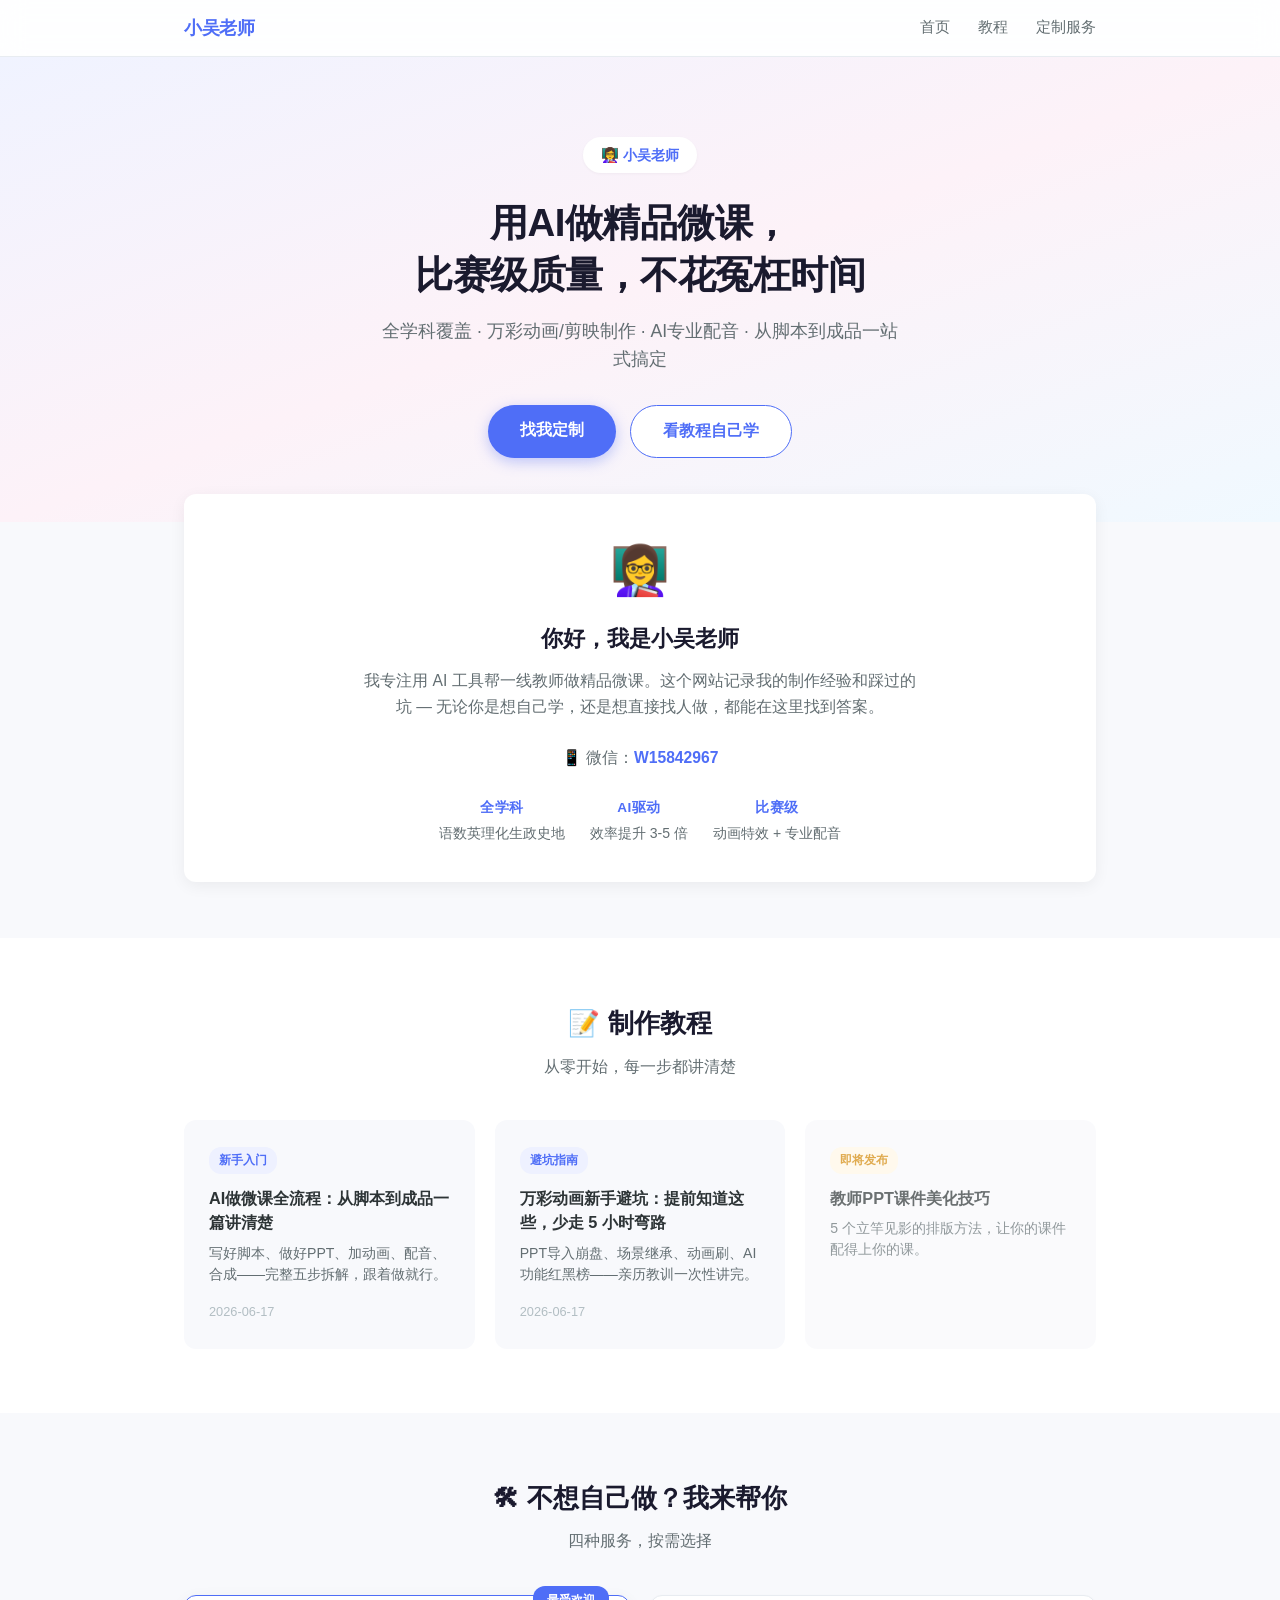
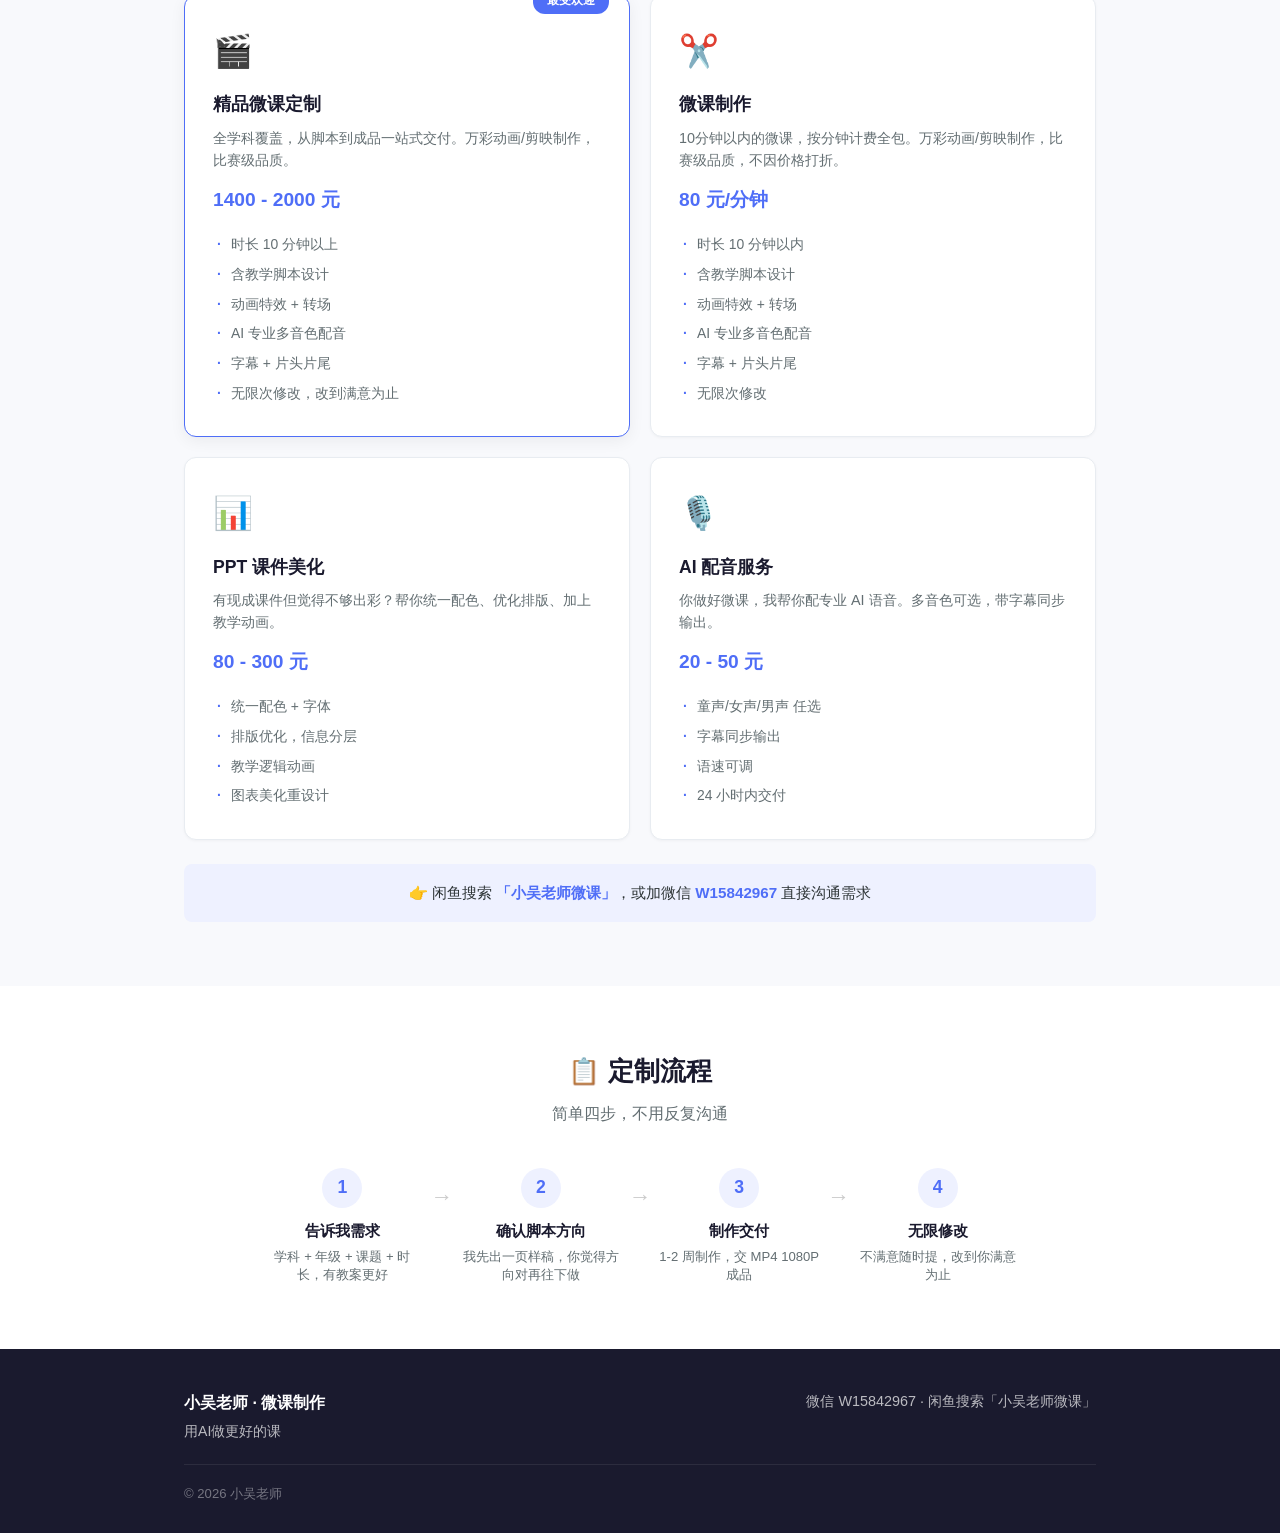
<file: index.html>
<!DOCTYPE html>
<html lang="zh-CN">
<head>
  <meta charset="UTF-8">
  <meta name="viewport" content="width=device-width, initial-scale=1.0">
  <title>小吴老师 · 微课制作 — AI精品微课教程与定制</title>
  <meta name="description" content="小吴老师专注AI微课制作：万彩动画、剪映、AI配音、PPT课件美化。提供精品微课定制服务，全学科覆盖。">
  <link rel="stylesheet" href="style.css">
</head>
<body>

  <!-- 导航 -->
  <nav>
    <div class="container nav-inner">
      <a href="index.html" class="logo">小吴老师</a>
      <div class="nav-links">
        <a href="index.html">首页</a>
        <a href="index.html#posts">教程</a>

        <a href="index.html#service">定制服务</a>
      </div>
    </div>
  </nav>

  <!-- 主视觉 -->
  <section class="hero">
    <div class="container">
      <div class="hero-badge">👩‍🏫 小吴老师</div>
      <h1>用AI做精品微课，<br>比赛级质量，不花冤枉时间</h1>
      <p class="hero-desc">全学科覆盖 · 万彩动画/剪映制作 · AI专业配音 · 从脚本到成品一站式搞定</p>
      <div class="hero-actions">
        <a href="#service" class="btn-primary">找我定制</a>
        <a href="#posts" class="btn-outline">看教程自己学</a>
      </div>
    </div>
  </section>

  <!-- 自我介绍 -->
  <section class="about">
    <div class="container">
      <div class="about-card">
        <div class="about-avatar">👩‍🏫</div>
        <h2>你好，我是小吴老师</h2>
        <p>我专注用 AI 工具帮一线教师做精品微课。这个网站记录我的制作经验和踩过的坑 — 无论你是想自己学，还是想直接找人做，都能在这里找到答案。</p>
        <p class="about-wechat">📱 微信：<strong>W15842967</strong></p>
        <div class="about-stats">
          <div class="stat"><strong>全学科</strong><span>语数英理化生政史地</span></div>
          <div class="stat"><strong>AI驱动</strong><span>效率提升 3-5 倍</span></div>
          <div class="stat"><strong>比赛级</strong><span>动画特效 + 专业配音</span></div>
        </div>
      </div>
    </div>
  </section>

  <!-- 教程文章 -->
  <section id="posts">
    <div class="container">
      <div class="section-header">
        <h2>📝 制作教程</h2>
        <p>从零开始，每一步都讲清楚</p>
      </div>
      <div class="post-grid">
        <a href="posts/01-ai-microcourse-guide.html" class="post-card">
          <div class="post-card-tag">新手入门</div>
          <h3>AI做微课全流程：从脚本到成品一篇讲清楚</h3>
          <p>写好脚本、做好PPT、加动画、配音、合成——完整五步拆解，跟着做就行。</p>
          <span class="post-card-date">2026-06-17</span>
        </a>
        <a href="posts/02-wancai-pitfalls.html" class="post-card">
          <div class="post-card-tag">避坑指南</div>
          <h3>万彩动画新手避坑：提前知道这些，少走 5 小时弯路</h3>
          <p>PPT导入崩盘、场景继承、动画刷、AI功能红黑榜——亲历教训一次性讲完。</p>
          <span class="post-card-date">2026-06-17</span>
        </a>
        <div class="post-card post-card-empty">
          <div class="post-card-tag tag-soon">即将发布</div>
          <h3>教师PPT课件美化技巧</h3>
          <p>5 个立竿见影的排版方法，让你的课件配得上你的课。</p>
        </div>
      </div>
    </div>
  </section>

  <!-- 服务 -->
  <section id="service">
    <div class="container">
      <div class="section-header">
        <h2>🛠 不想自己做？我来帮你</h2>
        <p>四种服务，按需选择</p>
      </div>
      <div class="service-grid">
        <div class="service-card service-card-featured">
          <div class="service-icon">🎬</div>
          <h3>精品微课定制</h3>
          <p class="service-desc">全学科覆盖，从脚本到成品一站式交付。万彩动画/剪映制作，比赛级品质。</p>
          <div class="service-price">1400 - 2000 元</div>
          <ul>
            <li>时长 10 分钟以上</li>
            <li>含教学脚本设计</li>
            <li>动画特效 + 转场</li>
            <li>AI 专业多音色配音</li>
            <li>字幕 + 片头片尾</li>
            <li>无限次修改，改到满意为止</li>
          </ul>
          <span class="service-badge">最受欢迎</span>
        </div>
        <div class="service-card">
          <div class="service-icon">✂️</div>
          <h3>微课制作</h3>
          <p class="service-desc">10分钟以内的微课，按分钟计费全包。万彩动画/剪映制作，比赛级品质，不因价格打折。</p>
          <div class="service-price">80 元/分钟</div>
          <ul>
            <li>时长 10 分钟以内</li>
            <li>含教学脚本设计</li>
            <li>动画特效 + 转场</li>
            <li>AI 专业多音色配音</li>
            <li>字幕 + 片头片尾</li>
            <li>无限次修改</li>
          </ul>
        </div>
        <div class="service-card">
          <div class="service-icon">📊</div>
          <h3>PPT 课件美化</h3>
          <p class="service-desc">有现成课件但觉得不够出彩？帮你统一配色、优化排版、加上教学动画。</p>
          <div class="service-price">80 - 300 元</div>
          <ul>
            <li>统一配色 + 字体</li>
            <li>排版优化，信息分层</li>
            <li>教学逻辑动画</li>
            <li>图表美化重设计</li>
          </ul>
        </div>
        <div class="service-card">
          <div class="service-icon">🎙️</div>
          <h3>AI 配音服务</h3>
          <p class="service-desc">你做好微课，我帮你配专业 AI 语音。多音色可选，带字幕同步输出。</p>
          <div class="service-price">20 - 50 元</div>
          <ul>
            <li>童声/女声/男声 任选</li>
            <li>字幕同步输出</li>
            <li>语速可调</li>
            <li>24 小时内交付</li>
          </ul>
        </div>
      </div>
      <div class="service-cta">
        <p>👉 闲鱼搜索 <strong>「小吴老师微课」</strong>，或加微信 <strong>W15842967</strong> 直接沟通需求</p>
      </div>
    </div>
  </section>

  <!-- 流程 -->
  <section class="process">
    <div class="container">
      <div class="section-header">
        <h2>📋 定制流程</h2>
        <p>简单四步，不用反复沟通</p>
      </div>
      <div class="process-steps">
        <div class="step">
          <div class="step-num">1</div>
          <h4>告诉我需求</h4>
          <p>学科 + 年级 + 课题 + 时长，有教案更好</p>
        </div>
        <div class="step-arrow">→</div>
        <div class="step">
          <div class="step-num">2</div>
          <h4>确认脚本方向</h4>
          <p>我先出一页样稿，你觉得方向对再往下做</p>
        </div>
        <div class="step-arrow">→</div>
        <div class="step">
          <div class="step-num">3</div>
          <h4>制作交付</h4>
          <p>1-2 周制作，交 MP4 1080P 成品</p>
        </div>
        <div class="step-arrow">→</div>
        <div class="step">
          <div class="step-num">4</div>
          <h4>无限修改</h4>
          <p>不满意随时提，改到你满意为止</p>
        </div>
      </div>
    </div>
  </section>

  <footer>
    <div class="container">
      <div class="footer-inner">
        <div class="footer-brand">
          <strong>小吴老师 · 微课制作</strong>
          <p>用AI做更好的课</p>
        </div>
        <div class="footer-links">
          <span>微信 W15842967 · 闲鱼搜索「小吴老师微课」</span>
        </div>
      </div>
      <p class="footer-copy">© 2026 小吴老师</p>
    </div>
  </footer>

</body>
</html>
</file>
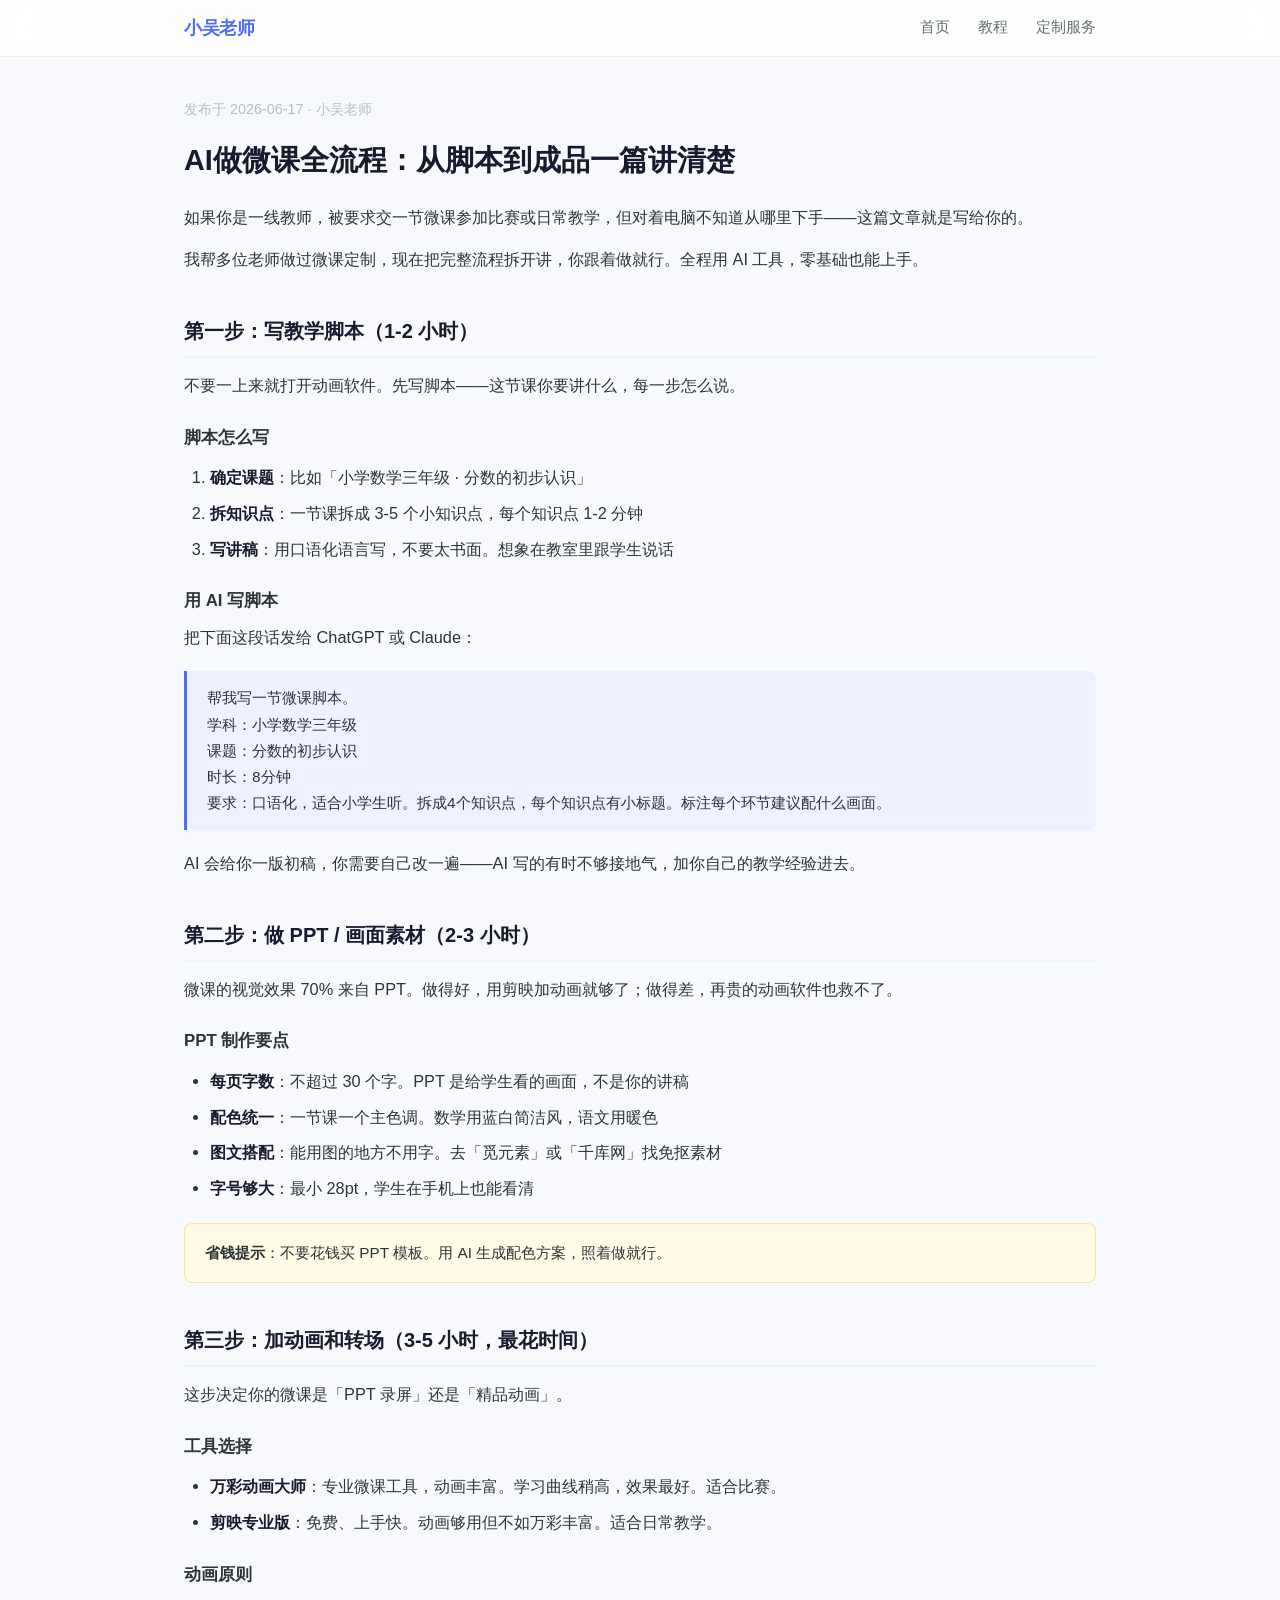
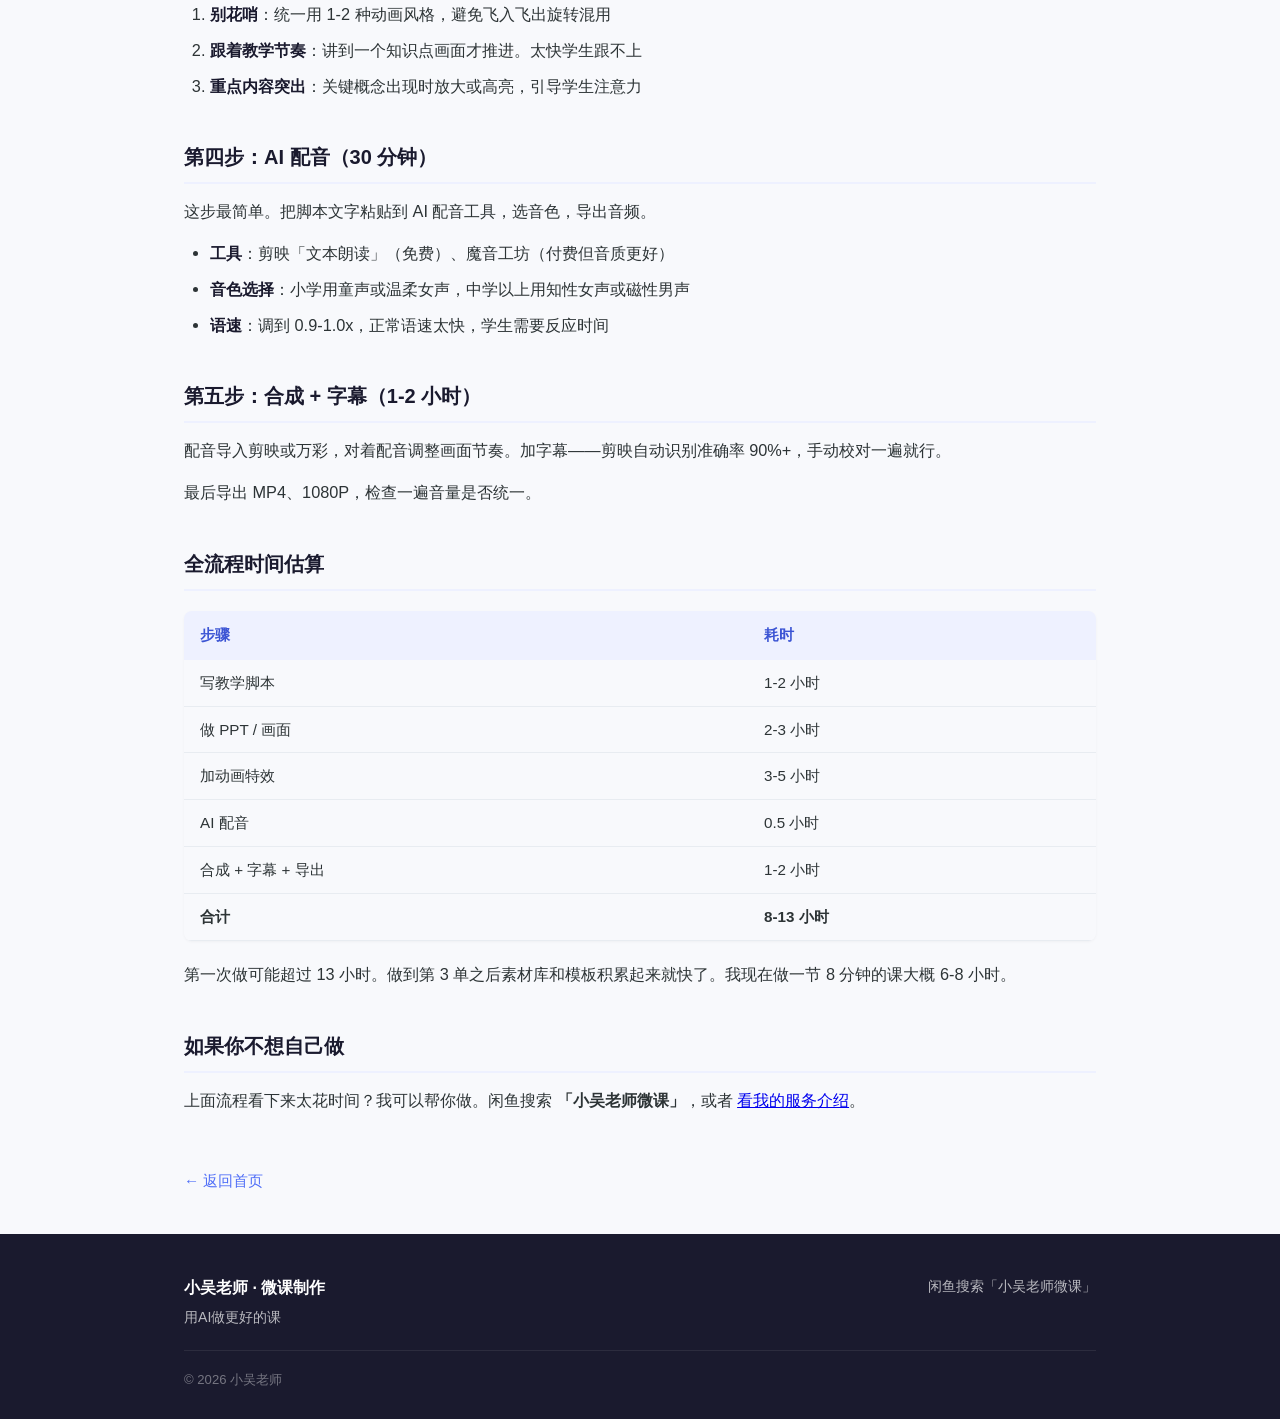
<file: posts/01-ai-microcourse-guide.html>
<!DOCTYPE html>
<html lang="zh-CN">
<head>
  <meta charset="UTF-8">
  <meta name="viewport" content="width=device-width, initial-scale=1.0">
  <title>AI做微课全流程：从脚本到成品一篇讲清楚 | 小吴老师</title>
  <meta name="description" content="小吴老师分享用AI工具做精品微课的完整流程：教学脚本→PPT→动画特效→AI配音→字幕→成品。适合教师和微课新手。">
  <link rel="stylesheet" href="../style.css">
</head>
<body>

  <nav>
    <div class="container nav-inner">
      <a href="../index.html" class="logo">小吴老师</a>
      <div class="nav-links">
        <a href="../index.html">首页</a>
        <a href="../index.html#posts">教程</a>

        <a href="../index.html#service">定制服务</a>
      </div>
    </div>
  </nav>

  <main class="container">
    <article>
      <p class="meta">发布于 2026-06-17 · 小吴老师</p>
      <h1>AI做微课全流程：从脚本到成品一篇讲清楚</h1>

      <p>如果你是一线教师，被要求交一节微课参加比赛或日常教学，但对着电脑不知道从哪里下手——这篇文章就是写给你的。</p>

      <p>我帮多位老师做过微课定制，现在把完整流程拆开讲，你跟着做就行。全程用 AI 工具，零基础也能上手。</p>

      <h2>第一步：写教学脚本（1-2 小时）</h2>
      <p>不要一上来就打开动画软件。先写脚本——这节课你要讲什么，每一步怎么说。</p>

      <h3>脚本怎么写</h3>
      <ol>
        <li><strong>确定课题</strong>：比如「小学数学三年级 · 分数的初步认识」</li>
        <li><strong>拆知识点</strong>：一节课拆成 3-5 个小知识点，每个知识点 1-2 分钟</li>
        <li><strong>写讲稿</strong>：用口语化语言写，不要太书面。想象在教室里跟学生说话</li>
      </ol>

      <h3>用 AI 写脚本</h3>
      <p>把下面这段话发给 ChatGPT 或 Claude：</p>
      <blockquote>
        帮我写一节微课脚本。<br>
        学科：小学数学三年级<br>
        课题：分数的初步认识<br>
        时长：8分钟<br>
        要求：口语化，适合小学生听。拆成4个知识点，每个知识点有小标题。标注每个环节建议配什么画面。
      </blockquote>
      <p>AI 会给你一版初稿，你需要自己改一遍——AI 写的有时不够接地气，加你自己的教学经验进去。</p>

      <h2>第二步：做 PPT / 画面素材（2-3 小时）</h2>
      <p>微课的视觉效果 70% 来自 PPT。做得好，用剪映加动画就够了；做得差，再贵的动画软件也救不了。</p>

      <h3>PPT 制作要点</h3>
      <ul>
        <li><strong>每页字数</strong>：不超过 30 个字。PPT 是给学生看的画面，不是你的讲稿</li>
        <li><strong>配色统一</strong>：一节课一个主色调。数学用蓝白简洁风，语文用暖色</li>
        <li><strong>图文搭配</strong>：能用图的地方不用字。去「觅元素」或「千库网」找免抠素材</li>
        <li><strong>字号够大</strong>：最小 28pt，学生在手机上也能看清</li>
      </ul>

      <div class="tip">
        <strong>省钱提示</strong>：不要花钱买 PPT 模板。用 AI 生成配色方案，照着做就行。
      </div>

      <h2>第三步：加动画和转场（3-5 小时，最花时间）</h2>
      <p>这步决定你的微课是「PPT 录屏」还是「精品动画」。</p>

      <h3>工具选择</h3>
      <ul>
        <li><strong>万彩动画大师</strong>：专业微课工具，动画丰富。学习曲线稍高，效果最好。适合比赛。</li>
        <li><strong>剪映专业版</strong>：免费、上手快。动画够用但不如万彩丰富。适合日常教学。</li>
      </ul>

      <h3>动画原则</h3>
      <ol>
        <li><strong>别花哨</strong>：统一用 1-2 种动画风格，避免飞入飞出旋转混用</li>
        <li><strong>跟着教学节奏</strong>：讲到一个知识点画面才推进。太快学生跟不上</li>
        <li><strong>重点内容突出</strong>：关键概念出现时放大或高亮，引导学生注意力</li>
      </ol>

      <h2>第四步：AI 配音（30 分钟）</h2>
      <p>这步最简单。把脚本文字粘贴到 AI 配音工具，选音色，导出音频。</p>
      <ul>
        <li><strong>工具</strong>：剪映「文本朗读」（免费）、魔音工坊（付费但音质更好）</li>
        <li><strong>音色选择</strong>：小学用童声或温柔女声，中学以上用知性女声或磁性男声</li>
        <li><strong>语速</strong>：调到 0.9-1.0x，正常语速太快，学生需要反应时间</li>
      </ul>

      <h2>第五步：合成 + 字幕（1-2 小时）</h2>
      <p>配音导入剪映或万彩，对着配音调整画面节奏。加字幕——剪映自动识别准确率 90%+，手动校对一遍就行。</p>
      <p>最后导出 MP4、1080P，检查一遍音量是否统一。</p>

      <h2>全流程时间估算</h2>
      <table>
        <thead>
          <tr><th>步骤</th><th>耗时</th></tr>
        </thead>
        <tbody>
          <tr><td>写教学脚本</td><td>1-2 小时</td></tr>
          <tr><td>做 PPT / 画面</td><td>2-3 小时</td></tr>
          <tr><td>加动画特效</td><td>3-5 小时</td></tr>
          <tr><td>AI 配音</td><td>0.5 小时</td></tr>
          <tr><td>合成 + 字幕 + 导出</td><td>1-2 小时</td></tr>
          <tr style="font-weight:700;"><td>合计</td><td>8-13 小时</td></tr>
        </tbody>
      </table>

      <p>第一次做可能超过 13 小时。做到第 3 单之后素材库和模板积累起来就快了。我现在做一节 8 分钟的课大概 6-8 小时。</p>

      <h2>如果你不想自己做</h2>
      <p>上面流程看下来太花时间？我可以帮你做。闲鱼搜索 <strong>「小吴老师微课」</strong>，或者 <a href="../index.html#service">看我的服务介绍</a>。</p>

      <a href="../index.html" class="back-link">← 返回首页</a>
    </article>
  </main>

  <footer>
    <div class="container">
      <div class="footer-inner">
        <div class="footer-brand">
          <strong>小吴老师 · 微课制作</strong>
          <p>用AI做更好的课</p>
        </div>
        <div class="footer-links">
          <span>闲鱼搜索「小吴老师微课」</span>
        </div>
      </div>
      <p class="footer-copy">© 2026 小吴老师</p>
    </div>
  </footer>

</body>
</html>
</file>
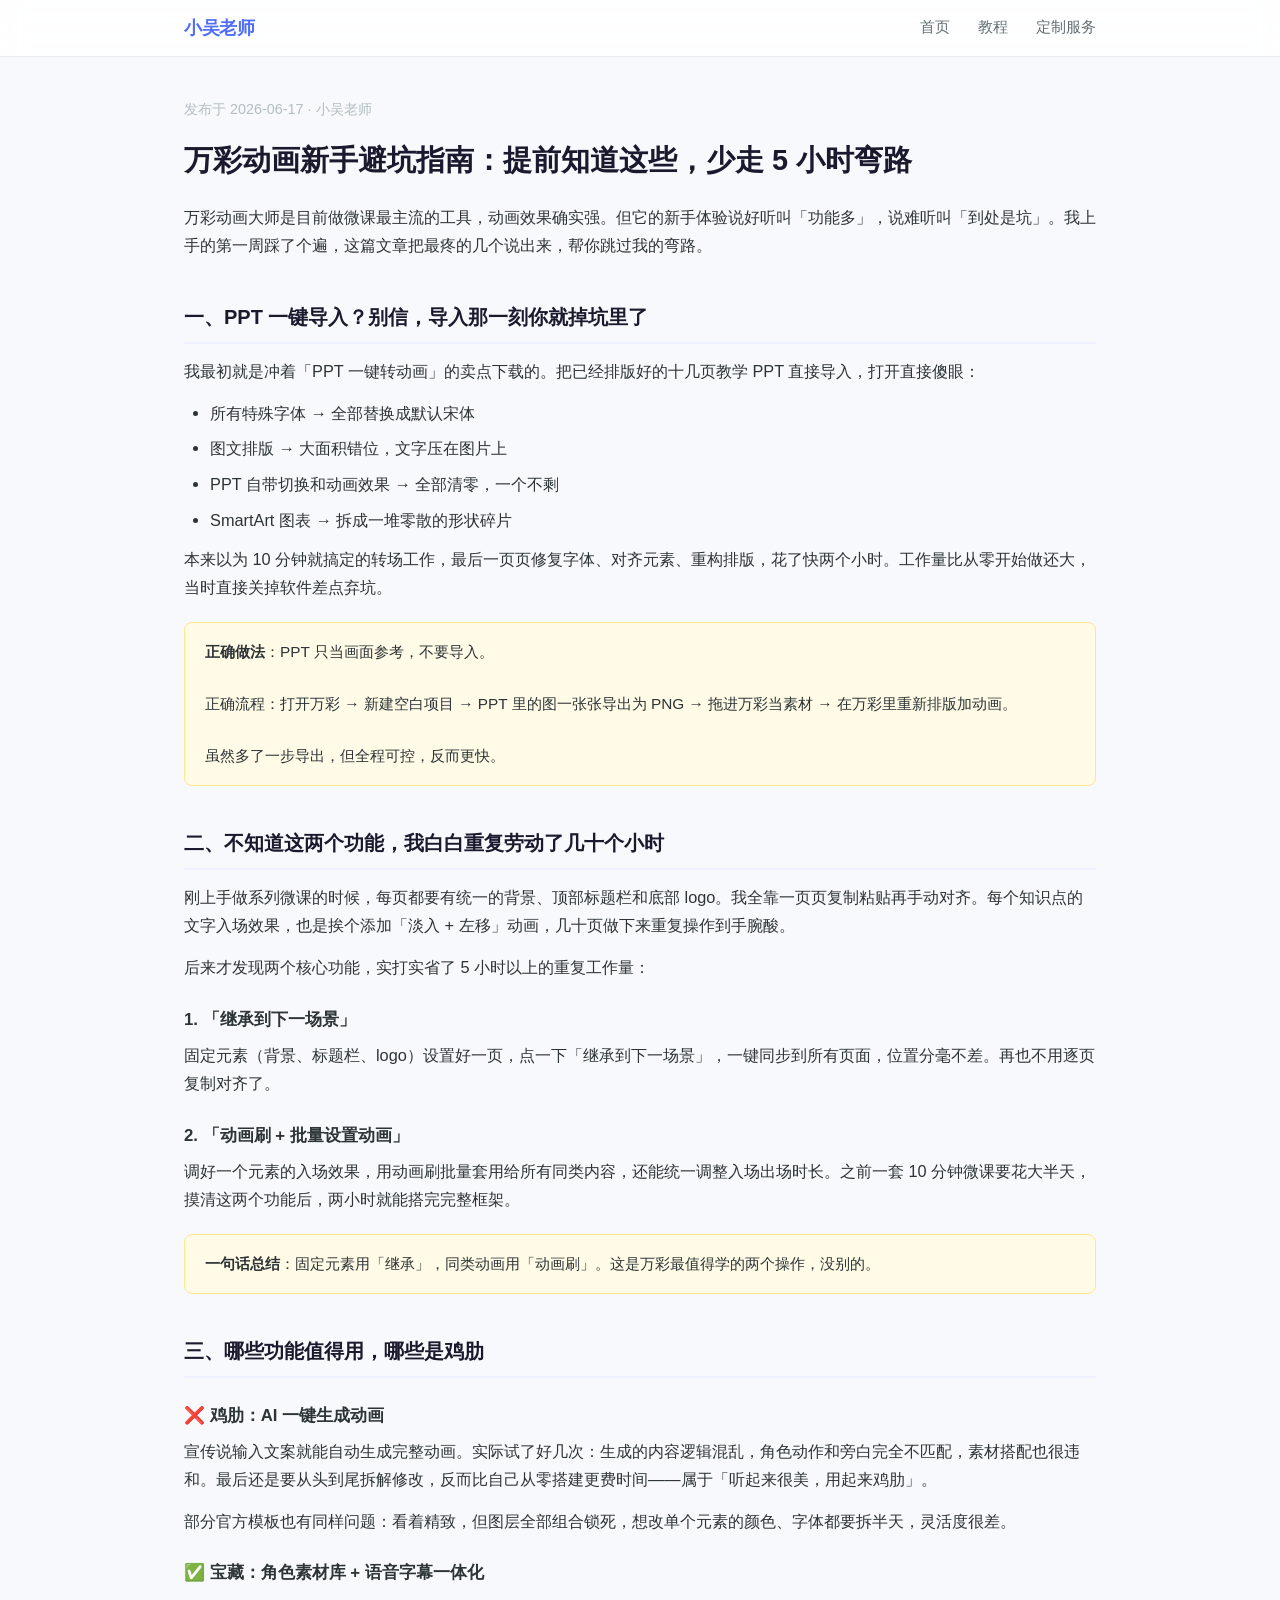
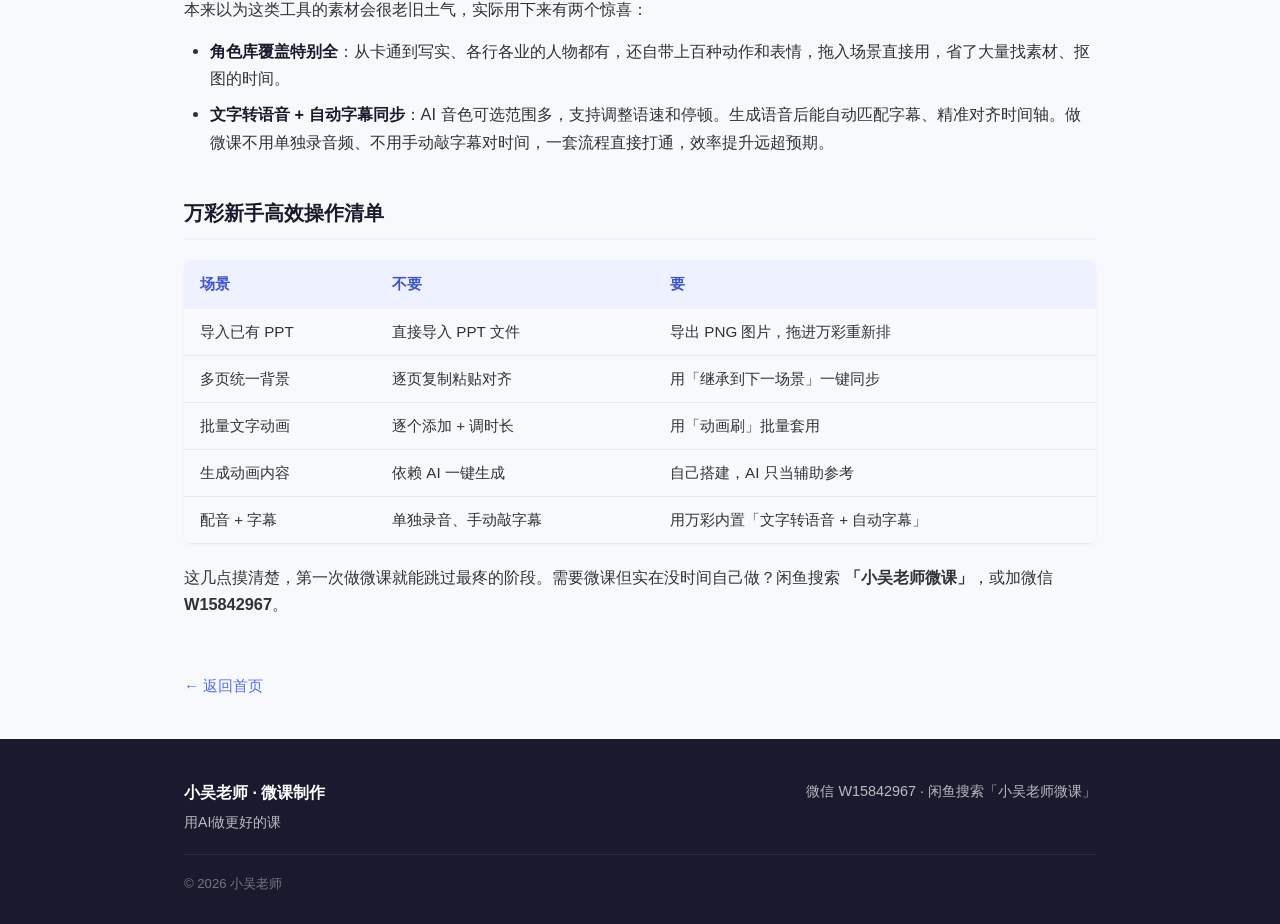
<file: posts/02-wancai-pitfalls.html>
<!DOCTYPE html>
<html lang="zh-CN">
<head>
  <meta charset="UTF-8">
  <meta name="viewport" content="width=device-width, initial-scale=1.0">
  <title>万彩动画新手避坑指南：提前知道这些，少走5小时弯路 | 小吴老师</title>
  <meta name="description" content="小吴老师亲历万彩动画三大教训：PPT导入崩盘、不知道场景继承和批量动画导致重复劳动、AI功能鸡肋vs宝藏功能。看完跳过新手最疼的阶段。">
  <link rel="stylesheet" href="../style.css">
</head>
<body>

  <nav>
    <div class="container nav-inner">
      <a href="../index.html" class="logo">小吴老师</a>
      <div class="nav-links">
        <a href="../index.html">首页</a>
        <a href="../index.html#posts">教程</a>

        <a href="../index.html#service">定制服务</a>
      </div>
    </div>
  </nav>

  <main class="container">
    <article>
      <p class="meta">发布于 2026-06-17 · 小吴老师</p>
      <h1>万彩动画新手避坑指南：提前知道这些，少走 5 小时弯路</h1>

      <p>万彩动画大师是目前做微课最主流的工具，动画效果确实强。但它的新手体验说好听叫「功能多」，说难听叫「到处是坑」。我上手的第一周踩了个遍，这篇文章把最疼的几个说出来，帮你跳过我的弯路。</p>

      <h2>一、PPT 一键导入？别信，导入那一刻你就掉坑里了</h2>

      <p>我最初就是冲着「PPT 一键转动画」的卖点下载的。把已经排版好的十几页教学 PPT 直接导入，打开直接傻眼：</p>

      <ul>
        <li>所有特殊字体 → 全部替换成默认宋体</li>
        <li>图文排版 → 大面积错位，文字压在图片上</li>
        <li>PPT 自带切换和动画效果 → 全部清零，一个不剩</li>
        <li>SmartArt 图表 → 拆成一堆零散的形状碎片</li>
      </ul>

      <p>本来以为 10 分钟就搞定的转场工作，最后一页页修复字体、对齐元素、重构排版，花了快两个小时。工作量比从零开始做还大，当时直接关掉软件差点弃坑。</p>

      <div class="tip">
        <strong>正确做法</strong>：PPT 只当画面参考，不要导入。<br><br>
        正确流程：打开万彩 → 新建空白项目 → PPT 里的图一张张导出为 PNG → 拖进万彩当素材 → 在万彩里重新排版加动画。<br><br>
        虽然多了一步导出，但全程可控，反而更快。
      </div>

      <h2>二、不知道这两个功能，我白白重复劳动了几十个小时</h2>

      <p>刚上手做系列微课的时候，每页都要有统一的背景、顶部标题栏和底部 logo。我全靠一页页复制粘贴再手动对齐。每个知识点的文字入场效果，也是挨个添加「淡入 + 左移」动画，几十页做下来重复操作到手腕酸。</p>

      <p>后来才发现两个核心功能，实打实省了 5 小时以上的重复工作量：</p>

      <h3>1. 「继承到下一场景」</h3>
      <p>固定元素（背景、标题栏、logo）设置好一页，点一下「继承到下一场景」，一键同步到所有页面，位置分毫不差。再也不用逐页复制对齐了。</p>

      <h3>2. 「动画刷 + 批量设置动画」</h3>
      <p>调好一个元素的入场效果，用动画刷批量套用给所有同类内容，还能统一调整入场出场时长。之前一套 10 分钟微课要花大半天，摸清这两个功能后，两小时就能搭完完整框架。</p>

      <div class="tip">
        <strong>一句话总结</strong>：固定元素用「继承」，同类动画用「动画刷」。这是万彩最值得学的两个操作，没别的。
      </div>

      <h2>三、哪些功能值得用，哪些是鸡肋</h2>

      <h3>❌ 鸡肋：AI 一键生成动画</h3>
      <p>宣传说输入文案就能自动生成完整动画。实际试了好几次：生成的内容逻辑混乱，角色动作和旁白完全不匹配，素材搭配也很违和。最后还是要从头到尾拆解修改，反而比自己从零搭建更费时间——属于「听起来很美，用起来鸡肋」。</p>
      <p>部分官方模板也有同样问题：看着精致，但图层全部组合锁死，想改单个元素的颜色、字体都要拆半天，灵活度很差。</p>

      <h3>✅ 宝藏：角色素材库 + 语音字幕一体化</h3>
      <p>本来以为这类工具的素材会很老旧土气，实际用下来有两个惊喜：</p>
      <ul>
        <li><strong>角色库覆盖特别全</strong>：从卡通到写实、各行各业的人物都有，还自带上百种动作和表情，拖入场景直接用，省了大量找素材、抠图的时间。</li>
        <li><strong>文字转语音 + 自动字幕同步</strong>：AI 音色可选范围多，支持调整语速和停顿。生成语音后能自动匹配字幕、精准对齐时间轴。做微课不用单独录音频、不用手动敲字幕对时间，一套流程直接打通，效率提升远超预期。</li>
      </ul>

      <h2>万彩新手高效操作清单</h2>
      <table>
        <thead>
          <tr><th>场景</th><th>不要</th><th>要</th></tr>
        </thead>
        <tbody>
          <tr><td>导入已有 PPT</td><td>直接导入 PPT 文件</td><td>导出 PNG 图片，拖进万彩重新排</td></tr>
          <tr><td>多页统一背景</td><td>逐页复制粘贴对齐</td><td>用「继承到下一场景」一键同步</td></tr>
          <tr><td>批量文字动画</td><td>逐个添加 + 调时长</td><td>用「动画刷」批量套用</td></tr>
          <tr><td>生成动画内容</td><td>依赖 AI 一键生成</td><td>自己搭建，AI 只当辅助参考</td></tr>
          <tr><td>配音 + 字幕</td><td>单独录音、手动敲字幕</td><td>用万彩内置「文字转语音 + 自动字幕」</td></tr>
        </tbody>
      </table>

      <p>这几点摸清楚，第一次做微课就能跳过最疼的阶段。需要微课但实在没时间自己做？闲鱼搜索 <strong>「小吴老师微课」</strong>，或加微信 <strong>W15842967</strong>。</p>

      <a href="../index.html" class="back-link">← 返回首页</a>
    </article>
  </main>

  <footer>
    <div class="container">
      <div class="footer-inner">
        <div class="footer-brand">
          <strong>小吴老师 · 微课制作</strong>
          <p>用AI做更好的课</p>
        </div>
        <div class="footer-links">
          <span>微信 W15842967 · 闲鱼搜索「小吴老师微课」</span>
        </div>
      </div>
      <p class="footer-copy">© 2026 小吴老师</p>
    </div>
  </footer>

</body>
</html>
</file>
<file: style.css>
/* ====== 基础重置 ====== */
*, *::before, *::after { margin: 0; padding: 0; box-sizing: border-box; }

:root {
  --primary: #4f6ef7;
  --primary-light: #eef1ff;
  --primary-dark: #3b54d4;
  --text: #2d3436;
  --text-light: #636e72;
  --bg: #f8f9fc;
  --white: #fff;
  --border: #e8ecf1;
  --shadow-sm: 0 1px 3px rgba(0,0,0,0.04);
  --shadow-md: 0 4px 16px rgba(0,0,0,0.06);
  --shadow-lg: 0 8px 32px rgba(0,0,0,0.08);
  --radius: 12px;
  --radius-sm: 8px;
}

body {
  font-family: -apple-system, BlinkMacSystemFont, "Segoe UI", "PingFang SC", "Hiragino Sans GB", "Microsoft YaHei", sans-serif;
  line-height: 1.7;
  color: var(--text);
  background: var(--bg);
  -webkit-font-smoothing: antialiased;
}

.container { max-width: 960px; margin: 0 auto; padding: 0 24px; }

/* ====== 导航 ====== */
nav {
  background: rgba(255,255,255,0.85);
  backdrop-filter: blur(12px);
  -webkit-backdrop-filter: blur(12px);
  border-bottom: 1px solid var(--border);
  position: sticky;
  top: 0;
  z-index: 100;
}
.nav-inner {
  display: flex;
  align-items: center;
  justify-content: space-between;
  height: 56px;
}
.logo {
  font-size: 1.15em;
  font-weight: 700;
  color: var(--primary);
  text-decoration: none;
  letter-spacing: -0.3px;
}
.nav-links { display: flex; gap: 28px; }
.nav-links a {
  text-decoration: none;
  color: var(--text-light);
  font-size: 0.92em;
  font-weight: 500;
  transition: color 0.2s;
}
.nav-links a:hover { color: var(--primary); }

/* ====== 主视觉 ====== */
.hero {
  padding: 80px 0 64px;
  text-align: center;
  background: linear-gradient(160deg, #f0f3ff 0%, #fdf2f8 50%, #f0f9ff 100%);
}
.hero-badge {
  display: inline-block;
  background: var(--white);
  color: var(--primary);
  font-weight: 600;
  font-size: 0.9em;
  padding: 6px 18px;
  border-radius: 20px;
  margin-bottom: 24px;
  box-shadow: var(--shadow-sm);
}
.hero h1 {
  font-size: 2.4em;
  font-weight: 800;
  line-height: 1.35;
  letter-spacing: -0.5px;
  margin-bottom: 16px;
  color: #1a1a2e;
}
.hero-desc {
  font-size: 1.1em;
  color: var(--text-light);
  max-width: 520px;
  margin: 0 auto 32px;
  line-height: 1.6;
}
.hero-actions { display: flex; gap: 14px; justify-content: center; flex-wrap: wrap; }
.btn-primary, .btn-outline {
  display: inline-block;
  padding: 12px 32px;
  border-radius: 28px;
  font-size: 0.98em;
  font-weight: 600;
  text-decoration: none;
  transition: all 0.2s;
}
.btn-primary {
  background: var(--primary);
  color: #fff;
  box-shadow: 0 4px 14px rgba(79,110,247,0.35);
}
.btn-primary:hover { background: var(--primary-dark); transform: translateY(-1px); }
.btn-outline {
  background: var(--white);
  color: var(--primary);
  border: 1.5px solid var(--primary);
}
.btn-outline:hover { background: var(--primary-light); }

/* ====== 自我介绍 ====== */
.about { padding: 0 0 56px; margin-top: -28px; }
.about-card {
  background: var(--white);
  border-radius: var(--radius);
  padding: 36px 40px;
  box-shadow: var(--shadow-md);
  text-align: center;
}
.about-avatar { font-size: 3em; margin-bottom: 8px; }
.about-card h2 { font-size: 1.4em; margin-bottom: 10px; color: #1a1a2e; }
.about-card > p { color: var(--text-light); max-width: 560px; margin: 0 auto 24px; font-size: 0.98em; }
.about-wechat { font-size: 1.05em; color: var(--text); margin-top: -14px; }
.about-wechat strong { color: var(--primary); }
.about-stats { display: flex; gap: 24px; justify-content: center; flex-wrap: wrap; }
.stat { text-align: center; min-width: 100px; }
.stat strong { display: block; font-size: 0.85em; color: var(--primary); text-transform: uppercase; letter-spacing: 0.5px; }
.stat span { font-size: 0.88em; color: var(--text-light); }

/* ====== 通用 section ====== */
section { padding: 64px 0; }
.section-header { text-align: center; margin-bottom: 40px; }
.section-header h2 { font-size: 1.6em; font-weight: 700; margin-bottom: 8px; color: #1a1a2e; }
.section-header p { color: var(--text-light); font-size: 0.98em; }

/* ====== 教程卡片 ====== */
#posts { background: var(--white); }
.post-grid { display: grid; grid-template-columns: repeat(3, 1fr); gap: 20px; }
.post-card {
  display: block;
  background: var(--bg);
  border-radius: var(--radius);
  padding: 24px;
  text-decoration: none;
  transition: all 0.25s;
  border: 1.5px solid transparent;
}
.post-card:hover { border-color: var(--primary); box-shadow: var(--shadow-md); transform: translateY(-2px); }
.post-card-tag {
  display: inline-block;
  font-size: 0.75em;
  font-weight: 600;
  padding: 3px 10px;
  border-radius: 12px;
  margin-bottom: 12px;
  background: var(--primary-light);
  color: var(--primary);
}
.tag-soon { background: #fff7e6; color: #d48806; }
.post-card h3 { font-size: 1.02em; color: var(--text); margin-bottom: 8px; line-height: 1.5; }
.post-card p { font-size: 0.88em; color: var(--text-light); margin-bottom: 12px; line-height: 1.5; }
.post-card-date { font-size: 0.8em; color: #b2bec3; }
.post-card-empty { cursor: default; opacity: 0.7; }
.post-card-empty:hover { border-color: transparent; transform: none; box-shadow: none; }

/* ====== 服务卡片 ====== */
.service-grid { display: grid; grid-template-columns: repeat(2, 1fr); gap: 20px; margin-bottom: 24px; }
.service-card {
  background: var(--white);
  border-radius: var(--radius);
  padding: 28px;
  box-shadow: var(--shadow-sm);
  border: 1.5px solid var(--border);
  position: relative;
  transition: all 0.25s;
}
.service-card:hover { box-shadow: var(--shadow-md); transform: translateY(-2px); }
.service-card-featured { border-color: var(--primary); box-shadow: var(--shadow-md); }
.service-icon { font-size: 2em; margin-bottom: 12px; }
.service-card h3 { font-size: 1.1em; margin-bottom: 8px; color: #1a1a2e; }
.service-desc { font-size: 0.9em; color: var(--text-light); margin-bottom: 12px; line-height: 1.5; }
.service-price {
  font-size: 1.2em;
  font-weight: 700;
  color: var(--primary);
  margin-bottom: 14px;
}
.service-card ul { list-style: none; }
.service-card li {
  font-size: 0.87em;
  color: var(--text-light);
  padding: 3px 0 3px 18px;
  position: relative;
}
.service-card li::before { content: "·"; position: absolute; left: 4px; color: var(--primary); font-weight: bold; }
.service-badge {
  position: absolute;
  top: -10px;
  right: 20px;
  background: var(--primary);
  color: #fff;
  font-size: 0.75em;
  font-weight: 600;
  padding: 4px 14px;
  border-radius: 12px;
}
.service-cta {
  text-align: center;
  background: var(--primary-light);
  border-radius: var(--radius-sm);
  padding: 16px;
  font-size: 0.95em;
}
.service-cta strong { color: var(--primary); }

/* ====== 流程 ====== */
.process { background: var(--white); }
.process-steps { display: flex; align-items: flex-start; justify-content: center; gap: 8px; flex-wrap: wrap; }
.step { text-align: center; width: 160px; }
.step-num {
  width: 40px; height: 40px;
  border-radius: 50%;
  background: var(--primary-light);
  color: var(--primary);
  font-weight: 700;
  font-size: 1.1em;
  display: flex;
  align-items: center;
  justify-content: center;
  margin: 0 auto 10px;
}
.step h4 { font-size: 0.95em; margin-bottom: 4px; color: #1a1a2e; }
.step p { font-size: 0.82em; color: var(--text-light); line-height: 1.4; }
.step-arrow { font-size: 1.4em; color: #ccc; margin-top: 10px; }

/* ====== 文章页 ====== */
article { padding: 40px 0; }
article .meta { color: #b2bec3; font-size: 0.9em; margin-bottom: 20px; }
article h1 { font-size: 1.8em; font-weight: 800; margin-bottom: 24px; color: #1a1a2e; line-height: 1.35; }
article h2 {
  font-size: 1.25em;
  font-weight: 700;
  margin-top: 40px;
  margin-bottom: 14px;
  padding-bottom: 8px;
  border-bottom: 2px solid var(--primary-light);
  color: #1a1a2e;
}
article h3 { font-size: 1.05em; font-weight: 600; margin-top: 24px; margin-bottom: 8px; color: #2d3436; }
article p { margin-bottom: 14px; font-size: 1.02em; }
article ul, article ol { margin: 12px 0 12px 26px; }
article li { margin-bottom: 8px; font-size: 1.02em; }
article li strong { color: #1a1a2e; }
article blockquote {
  border-left: 3px solid var(--primary);
  padding: 14px 20px;
  margin: 20px 0;
  background: var(--primary-light);
  border-radius: 0 var(--radius-sm) var(--radius-sm) 0;
  color: var(--text);
  font-size: 0.96em;
}
article .tip {
  background: #fffbe6;
  border: 1px solid #ffe58f;
  border-radius: var(--radius-sm);
  padding: 16px 20px;
  margin: 20px 0;
  font-size: 0.96em;
}
article table {
  width: 100%;
  border-collapse: collapse;
  margin: 20px 0;
  border-radius: var(--radius-sm);
  overflow: hidden;
  box-shadow: var(--shadow-sm);
}
article th {
  background: var(--primary-light);
  padding: 12px 16px;
  text-align: left;
  font-weight: 600;
  font-size: 0.92em;
  color: var(--primary-dark);
}
article td {
  padding: 10px 16px;
  border-bottom: 1px solid var(--border);
  font-size: 0.95em;
}
.back-link {
  display: inline-block;
  margin-top: 40px;
  color: var(--primary);
  text-decoration: none;
  font-weight: 500;
  font-size: 0.95em;
  transition: color 0.2s;
}
.back-link:hover { color: var(--primary-dark); }

/* ====== Footer ====== */
footer {
  background: #1a1a2e;
  color: rgba(255,255,255,0.7);
  padding: 40px 0 28px;
}
.footer-inner {
  display: flex;
  justify-content: space-between;
  align-items: flex-start;
  margin-bottom: 20px;
  gap: 20px;
  flex-wrap: wrap;
}
.footer-brand strong { display: block; color: #fff; font-size: 1em; margin-bottom: 4px; }
.footer-brand p { font-size: 0.88em; }
.footer-links { font-size: 0.9em; }
.footer-copy { font-size: 0.82em; color: rgba(255,255,255,0.4); border-top: 1px solid rgba(255,255,255,0.08); padding-top: 18px; }

/* ====== 响应式 ====== */
@media (max-width: 768px) {
  .hero h1 { font-size: 1.7em; }
  .hero { padding: 48px 0 40px; }
  .post-grid { grid-template-columns: 1fr; }
  .service-grid { grid-template-columns: 1fr; }
  .process-steps { flex-direction: column; align-items: center; }
  .step-arrow { transform: rotate(90deg); }
  .about-card { padding: 24px 20px; }
  .about-stats { gap: 16px; }
  article h1 { font-size: 1.4em; }
}
</file>
